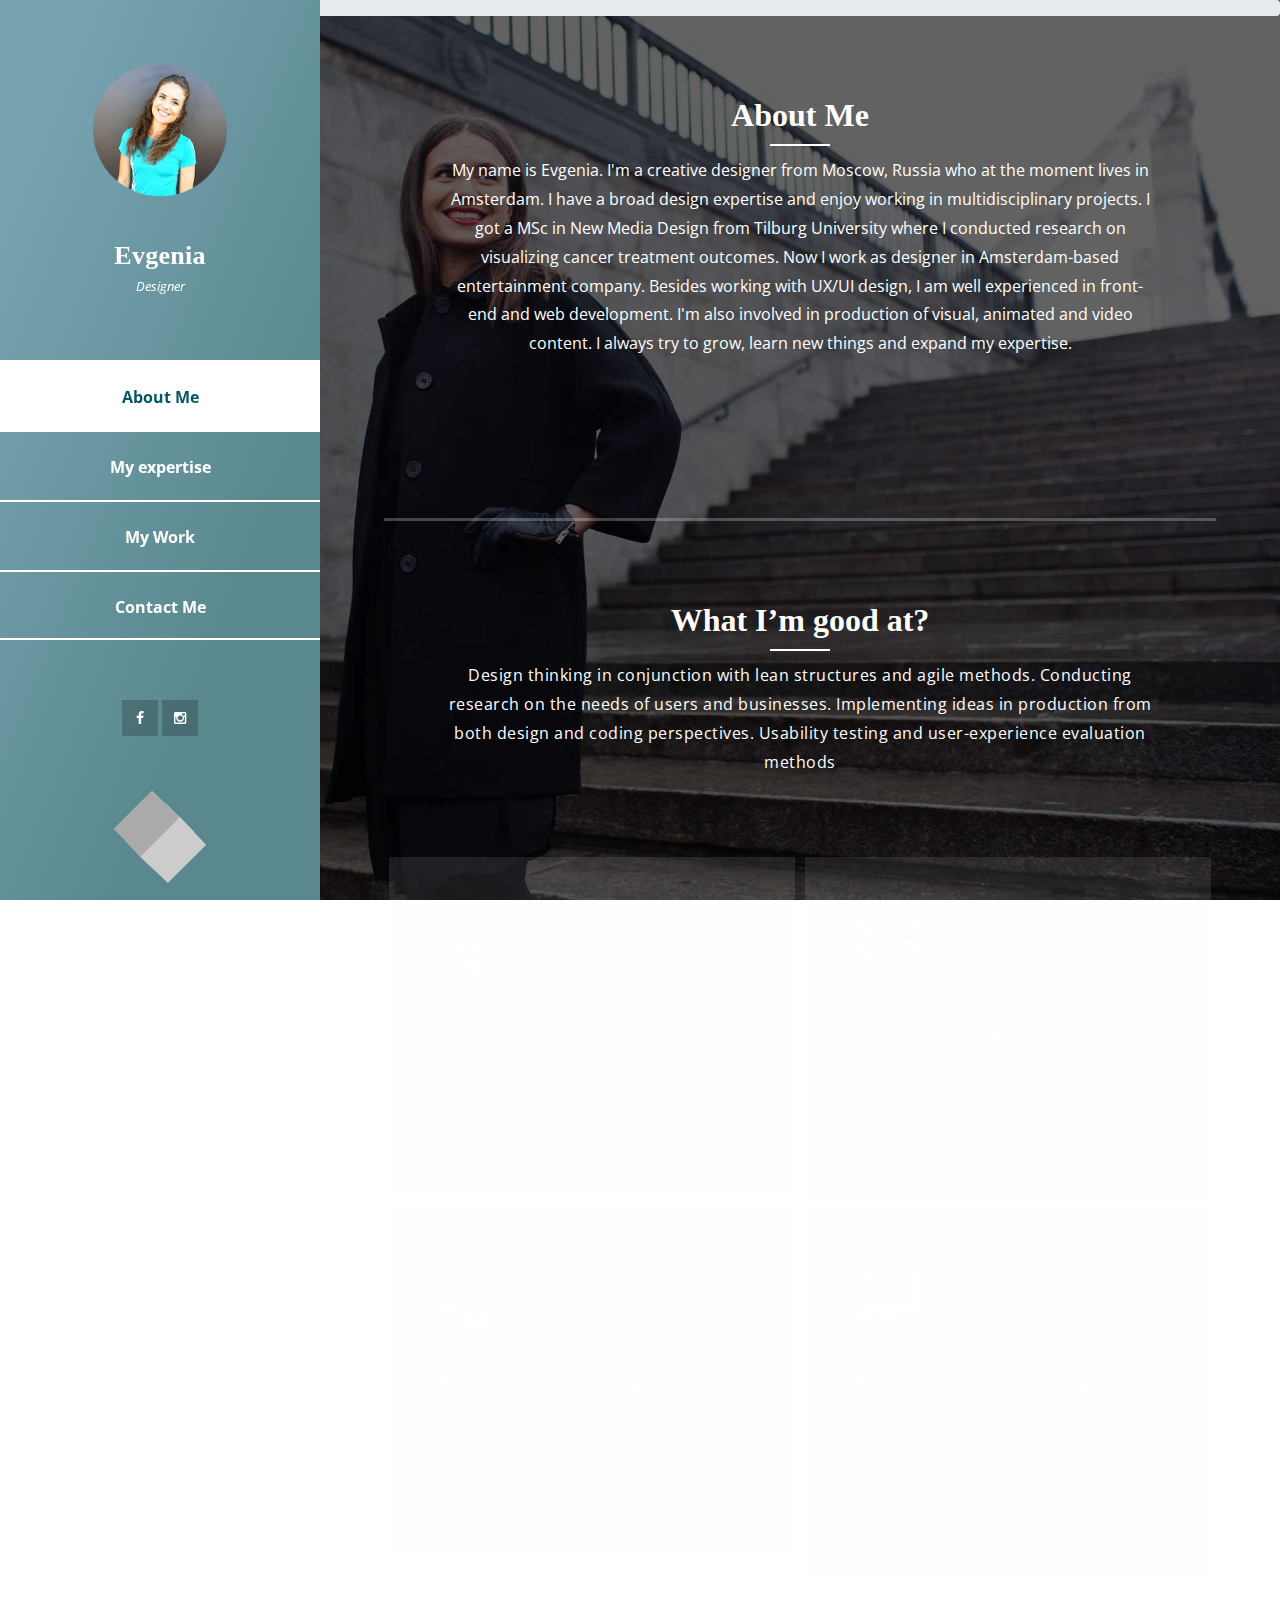
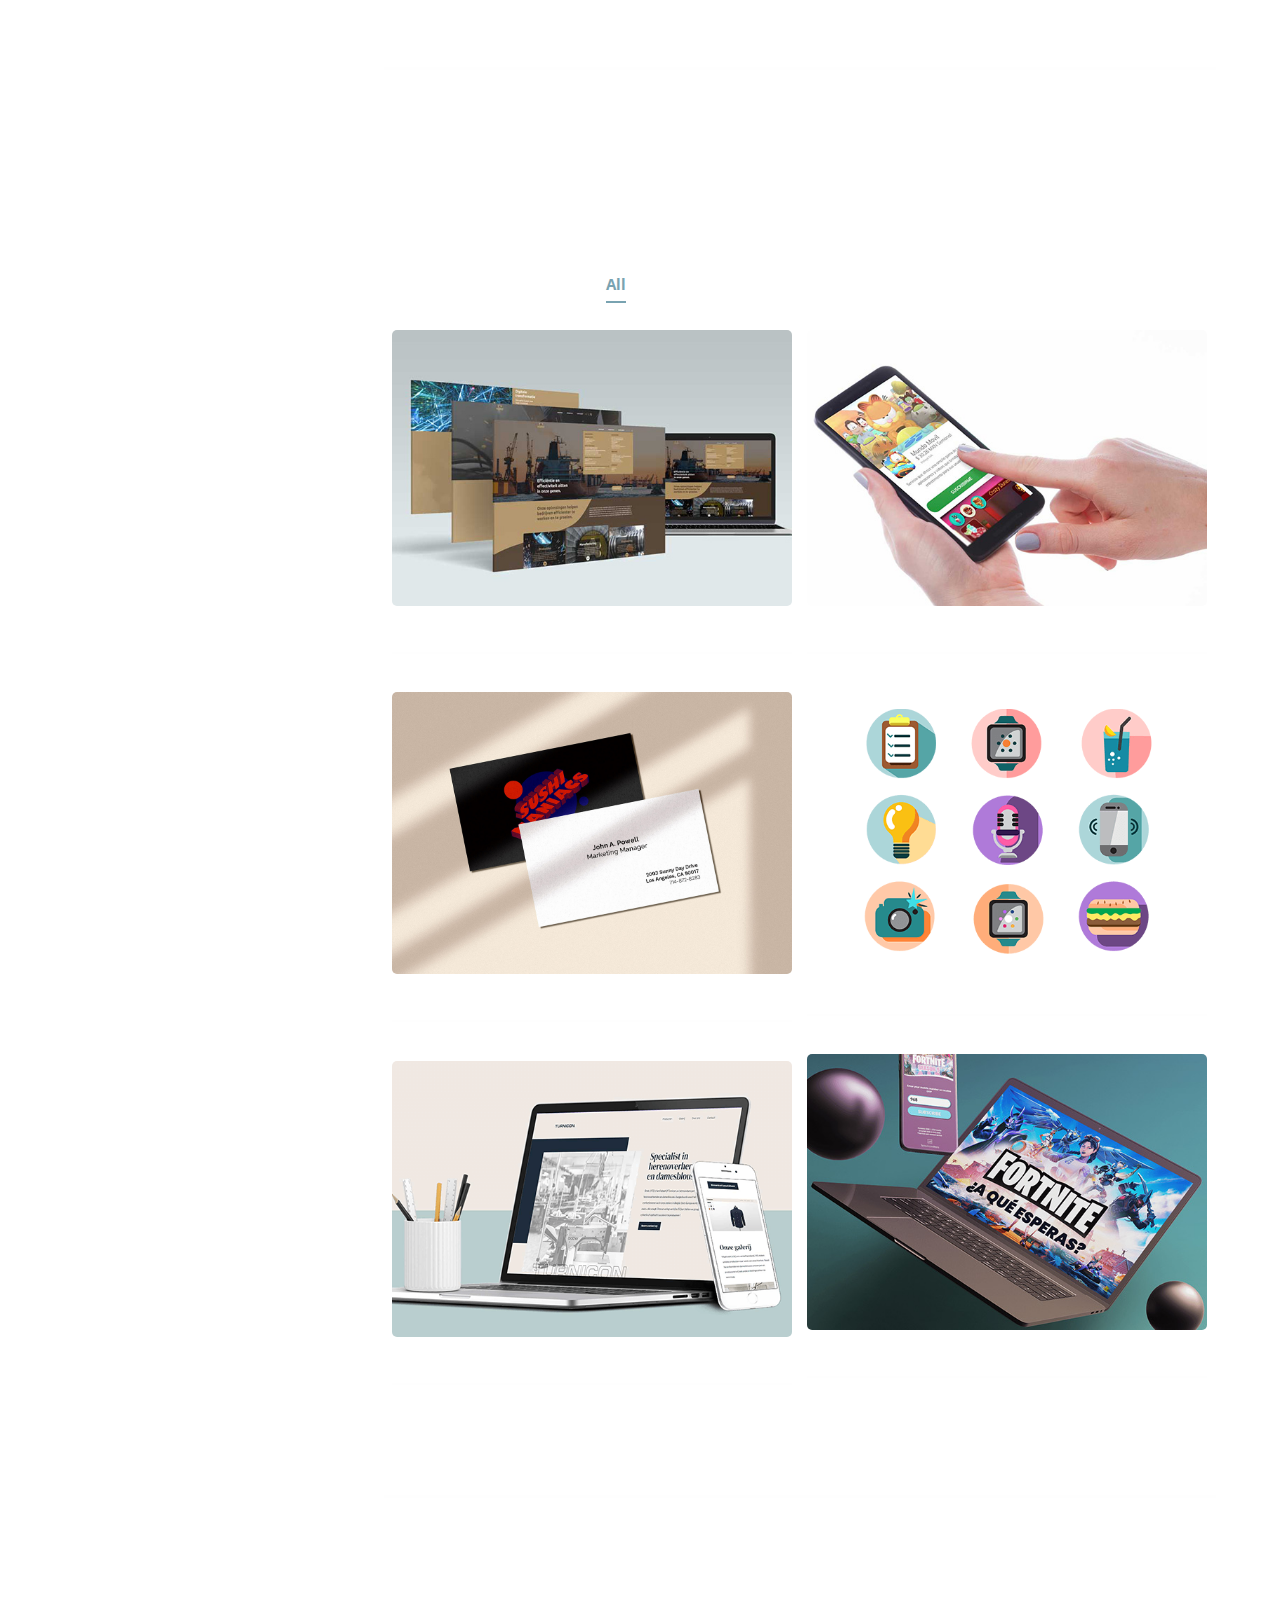
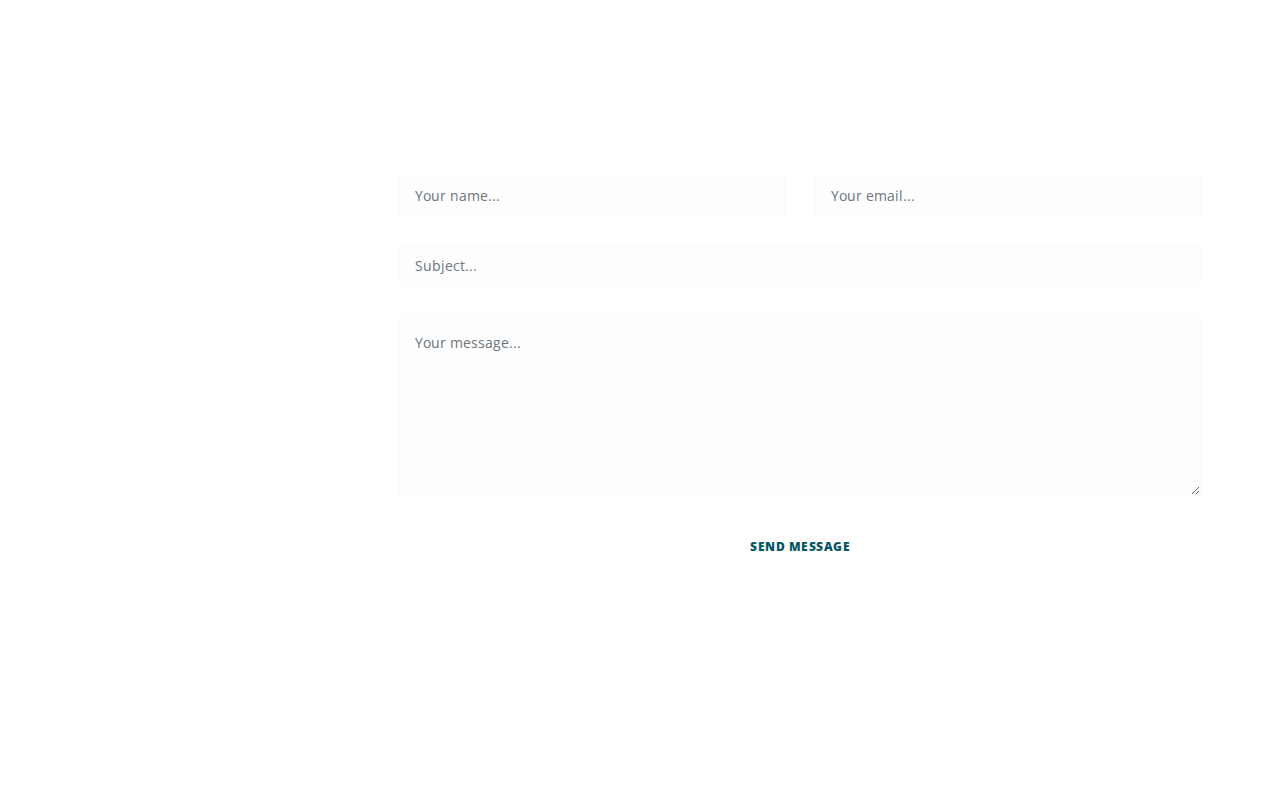
<file: index.html>
<!DOCTYPE html>
<html lang="en">
  <head>
    <meta charset="utf-8" />
    <meta
      name="viewport"
      content="width=device-width, initial-scale=1, shrink-to-fit=no"
    />
    <meta name="description" content="" />
    <meta name="author" content="" />
    <link
      href="https://fonts.googleapis.com/css?family=Lato:100,300,400,700,900"
      rel="stylesheet"
    />

    <title>Evgenia</title>

    <!-- Bootstrap core CSS -->
    <link href="vendor/bootstrap/css/bootstrap.min.css" rel="stylesheet" />

    <!-- Additional CSS Files -->
    <link rel="stylesheet" href="assets/css/fontawesome.css" />
    <link rel="stylesheet" href="assets/css/style.css" />
    <link rel="stylesheet" href="assets/css/owl.css" />
    <link rel="stylesheet" href="assets/css/lightbox.css" />
  </head>

  <body>
    <div id="page-wraper">
      <!-- Sidebar Menu -->
      <div class="progress"></div>


      <div class="responsive-nav">
        <i class="fa fa-bars" id="menu-toggle"></i>
        <div id="menu" class="menu">
          <i class="fa fa-times" id="menu-close"></i>
          <div class="container">
            <div class="cube-wrap">
              <div class="cube">
                <div class="side top"></div>
                <div class="side bottom"></div>
                <div class="side front"></div>
                <div class="side back"></div>
                <div class="side left"></div>
                <div class="side right"></div>
              </div>
            </div>
            <div class="image">
              <a href="#"><img src="assets/images/evgenia-image.png" alt="" /></a>
            </div>
            <div class="author-content">
              <h4>Evgenia</h4>
              <span>Designer</span>
            </div>
            <nav class="main-nav" role="navigation">
              <ul class="main-menu">
                <li><a href="#section1">About Me</a></li>
                <li><a href="#section2">My expertise</a></li>
                <li><a href="#section3">My Work</a></li>
                <li><a href="#section4">Contact Me</a></li>
              </ul>
            </nav>
            <div class="social-network">
              <ul class="soial-icons">
                <li>
                  <a href="https://www.facebook.com/evgenia.selivanova"
                    ><i class="fa fa-facebook"></i
                  ></a>
                </li>
                <li>
                  <a href="https://www.instagram.com/sevgenija/"><i class="fa fa-instagram"></i></a>
                </li>
      
              </ul>
            </div>
          </div>
        </div>
      </div>

      <section class="section about-me" data-section="section1">
        <div class="container">
          <div class="section-heading">
            <h2>About Me</h2>
            <div class="line-dec"></div>
            <div class="about-text"
              >My name is Evgenia. I'm a creative designer from Moscow, Russia who at the moment lives in Amsterdam. I have a broad design expertise and enjoy working in multidisciplinary projects.
              I got a MSc in New Media Design from Tilburg University where I conducted research on visualizing cancer treatment outcomes.
              Now I work as designer in Amsterdam-based entertainment company. Besides working with UX/UI design, I am well experienced
              in front-end and web development. I'm also involved in production of visual, animated and video content. I always try to grow, learn new things and expand my
            expertise.</div>
          </div>
        </div>
      </section>

      <section class="section my-services" data-section="section2">
        <div class="container">
          <div class="section-heading">
            <h2>What I’m good at?</h2>
            <div class="line-dec"></div>
            <span
              > Design thinking in conjunction with lean structures and agile methods.
              Conducting research on the needs of users and businesses. Implementing ideas in production from both design and coding perspectives. Usability testing and user-experience evaluation methods</span
            >
          </div>
          <div class="row">
            <div class="col-md-6">
              <div class="service-item">
                <div class="first-service-icon service-icon"></div>
                <h4>Creative ideas</h4>
                <p>
                  Generating original ideas for digital products and bringing them to production.
                </p>
              </div>
            </div>
            <div class="col-md-6">
              <div class="service-item">
                <div class="second-service-icon service-icon"></div>
                <h4>Wireframing and prototyping</h4>
                <p>
                  Creating low and high fidelity prototypes.
                </p>
              </div>
            </div>
            <div class="col-md-6">
              <div class="service-item">
                <div class="third-service-icon service-icon"></div>
                <h4>Design for desktop and mobile.</h4>
                <p>
                  Consider most common device sizes to minimize usability issues.
                </p>
              </div>
            </div>
            <div class="col-md-6">
              <div class="service-item">
                <div class="fourth-service-icon service-icon"></div>
                <h4>Front-end development skills</h4>
                <p>
                  Working with HTML5, CSS3, JS &amp; JQuery to implement design ideas and script web products.
                </p>
              </div>
            </div>
          </div>
        </div>
      </section>

      <section class="section my-work" data-section="section3">
        <div class="container">
          <div class="section-heading">
            <h2>My Work</h2>
            <div class="line-dec"></div>
          </div>
          <div class="row">
            <div class="isotope-wrapper">
              <form class="isotope-toolbar">
                <label
                  ><input
                    type="radio"
                    data-type="*"
                    checked=""
                    name="isotope-filter"
                  />
                  <span>all</span></label
                >
                <label
                  ><input
                    type="radio"
                    data-type="people"
                    name="isotope-filter"
                  />
                  <span>web</span></label
                >
                <label
                  ><input
                    type="radio"
                    data-type="nature"
                    name="isotope-filter"
                  />
                  <span>marketing materals</span></label
                >
                <label
                  ><input
                    type="radio"
                    data-type="animals"
                    name="isotope-filter"
                  />
                  <span>graphic design</span></label
                >
              </form>
              <div class="isotope-box">
                <div class="isotope-item" data-type="people">
                  <figure class="snip1321">
                    <img
                      src="assets/images/item-1.jpg"
                      alt="sq-sample26"
                    />
                    <figcaption>
                      <a
                        href="portfolio-01.html"
                        ><i class="fa fa-search"></i
                      ></a>
                      <h4>Web page</h4>
                      <span>For IT Consultancy</span>
                    </figcaption>
                  </figure>
                </div>

                <div class="isotope-item" data-type="people">
                  <figure class="snip1321">
                    <img
                      src="assets/images/item-2.jpg"
                      alt="sq-sample26"
                    />
                    <figcaption>
                      <a
                        href="portfolio-02.html"
                        ><i class="fa fa-search"></i
                      ></a>
                      <h4>Entertainment portal</h4>
                      <span>Games and other products</span>
                    </figcaption>
                  </figure>
                </div>

                <div class="isotope-item" data-type="animals">
                  <figure class="snip1321">
                    <img
                      src="assets/images/cards-logo.jpg"
                      alt="sq-sample26"
                    />
                    <figcaption>
                      <a
                        href="portfolio-05.html"
                        ><i class="fa fa-search"></i
                      ></a>
                      <h4>Identity and branding</h4>
                      <span>Graphic design for brands</span>
                    </figcaption>
                  </figure>
                </div>

                <div class="isotope-item" data-type="animals">
                  <figure class="snip1321">
                    <img
                      src="assets/images/icon-set.png"
                      alt="sq-sample26"
                    />
                    <figcaption>
                      <a
                        href="portfolio-07.html"
                        ><i class="fa fa-search"></i
                      ></a>
                      <h4>Graphic design assets</h4>
                      <span>Various projects</span>
                    </figcaption>
                  </figure>
                </div>


                <div class="isotope-item" data-type="nature">
                  <figure class="snip1321">
                    <img
                      src="assets/images/item-3.jpg"
                      alt="sq-sample26"
                    />
                    <figcaption>
                      <a
                        href="portfolio-06.html"
                        ><i class="fa fa-search"></i
                      ></a>
                      <h4>Digital marketing materials</h4>
                      <span>Design for content portal</span>
                    </figcaption>
                  </figure>
                </div>

                <div class="isotope-item" data-type="people">
                  <figure class="snip1321">
                    <img
                      src="assets/images/turnicon-2.png"
                      alt="sq-sample26"
                    />
                    <figcaption>
                      <a
                        href="portfolio-04.html"
                        ><i class="fa fa-search"></i
                      ></a>
                      <h4>Web page</h4>
                      <span>For fashion studio</span>
                    </figcaption>
                  </figure>
                </div>


              </div>
            </div>
          </div>
        </div>
      </section>

      <section class="section contact-me" data-section="section4">
        <div class="container">
          <div class="section-heading">
            <h2>Contact Me</h2>
            <div class="line-dec"></div>
            <span
              >If you have a project to be done or any collaboration in mind, or just have something to say, please drop me a line using the form below.
              I am happy to hear from you!</span
            >
          </div>
          <div class="row">
            <div class="right-content">
              <div class="container">
                <form id="contact" action="mailto:sevgenija@gmail.com" method="post" enctype="text/plain">
                  <div class="row">
                    <div class="col-md-6">
                      <fieldset>
                        <input
                          name="name"
                          type="text"
                          class="form-control"
                          id="name"
                          placeholder="Your name..."
                          required=""
                        />
                      </fieldset>
                    </div>
                    <div class="col-md-6">
                      <fieldset>
                        <input
                          name="email"
                          type="text"
                          class="form-control"
                          id="email"
                          placeholder="Your email..."
                          required=""
                        />
                      </fieldset>
                    </div>
                    <div class="col-md-12">
                      <fieldset>
                        <input
                          name="subject"
                          type="text"
                          class="form-control"
                          id="subject"
                          placeholder="Subject..."
                          required=""
                        />
                      </fieldset>
                    </div>
                    <div class="col-md-12">
                      <fieldset>
                        <textarea
                          name="message"
                          rows="6"
                          class="form-control"
                          id="message"
                          placeholder="Your message..."
                          required=""
                        ></textarea>
                      </fieldset>
                    </div>
                    <div class="col-md-12">
                      <fieldset>
                        <button type="submit" id="form-submit" class="button">
                          Send Message
                        </button>
                      </fieldset>
                    </div>
                  </div>
                </form>
              </div>
            </div>
          </div>
        </div>
      </section>
    </div>

    <!-- Scripts -->
    <!-- Bootstrap core JavaScript -->
    <script src="vendor/jquery/jquery.min.js"></script>
    <script src="vendor/bootstrap/js/bootstrap.bundle.min.js"></script>

    <script src="assets/js/isotope.min.js"></script>
    <script src="assets/js/owl-carousel.js"></script>
    <script src="assets/js/lightbox.js"></script>
    <script src="assets/js/custom.js"></script>
    <script>
      //according to loftblog tut
      $(".main-menu li:first").addClass("active");

      var showSection = function showSection(section, isAnimate) {
        var direction = section.replace(/#/, ""),
          reqSection = $(".section").filter(
            '[data-section="' + direction + '"]'
          ),
          reqSectionPos = reqSection.offset().top - 0;

        if (isAnimate) {
          $("body, html").animate(
            {
              scrollTop: reqSectionPos
            },
            800
          );
        } else {
          $("body, html").scrollTop(reqSectionPos);
        }
      };

      var checkSection = function checkSection() {
        $(".section").each(function() {
          var $this = $(this),
            topEdge = $this.offset().top - 80,
            bottomEdge = topEdge + $this.height(),
            wScroll = $(window).scrollTop();
          if (topEdge < wScroll && bottomEdge > wScroll) {
            var currentId = $this.data("section"),
              reqLink = $("a").filter("[href*=\\#" + currentId + "]");
            reqLink
              .closest("li")
              .addClass("active")
              .siblings()
              .removeClass("active");
          }
        });
      };

      $(".main-menu").on("click", "a", function(e) {
        e.preventDefault();
        showSection($(this).attr("href"), true);
      });

      $(window).scroll(function() {
        checkSection();
      });
    </script>
  </body>
</html>
</file>
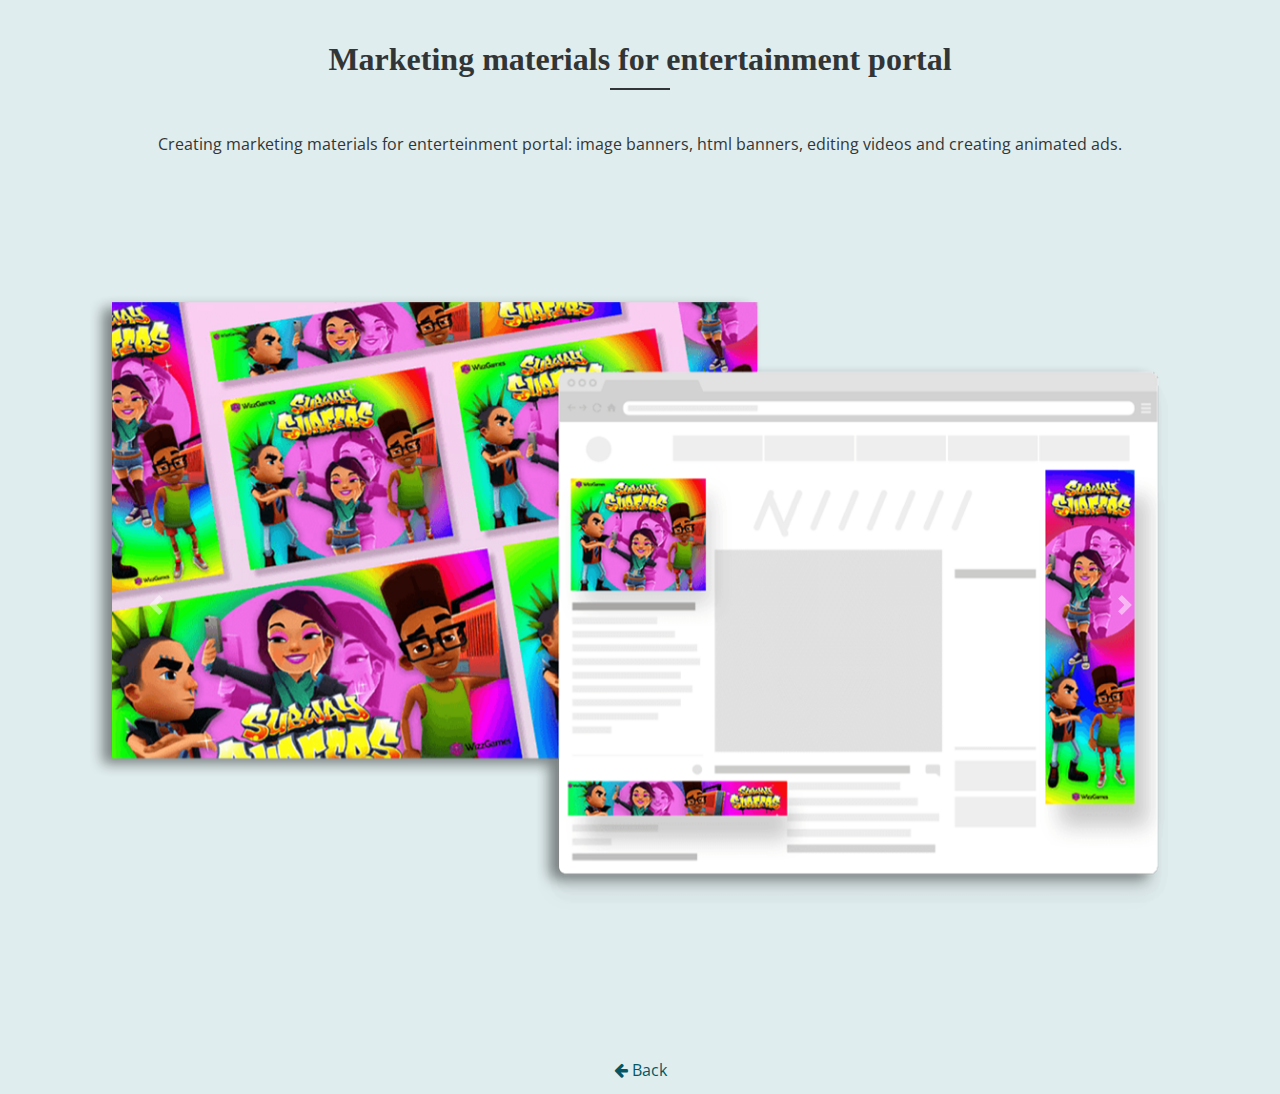
<file: portfolio-03.html>
<!DOCTYPE html>
<html lang="en">
  <head>
    <meta charset="utf-8" />
    <meta
      name="viewport"
      content="width=device-width, initial-scale=1, shrink-to-fit=no"
    />
    <meta name="description" content="" />
    <meta name="author" content="" />
    <link
      href="https://fonts.googleapis.com/css?family=Lato:100,300,400,700,900"
      rel="stylesheet"
    />

    <title>Evgenia</title>

    <!-- Bootstrap core CSS -->
    <link href="vendor/bootstrap/css/bootstrap.min.css" rel="stylesheet" />

    <!-- Additional CSS Files -->
    <link rel="stylesheet" href="assets/css/fontawesome.css" />
    <link rel="stylesheet" href="assets/css/style.css" />
    <link rel="stylesheet" href="assets/css/owl.css" />
    <link rel="stylesheet" href="assets/css/lightbox.css" />
  </head>

  <body class="portfolio-body">
    <div id="portfolio">

      <section class="portfolio" data-section="section1">
        <div class="container">
          <div class="section-heading portfolio-heading">
            <h2>Marketing materials for entertainment portal</h2>
            <div class="line-dec portfolio"></div>
            <div class="portfolio-text"
              >Creating marketing materials for enterteinment portal: image banners, html banners, editing videos and creating animated ads.</div>




      <div class="row">
            <div id="carouselExampleControls" class="carousel slide" data-ride="carousel">
              <div class="carousel-inner">
                <div class="carousel-item active">
                  <img class="d-block w-100" src="assets/images/subway-surfers.png" alt="First slide">
                </div>

                <div class="carousel-item">
                  <img class="d-block w-100" src="assets/images/banners-1.png" alt="Second slide">
                </div>
                <div class="carousel-item">
                  <img class="d-block w-100" src="assets/images/banners-2.png" alt="Third slide">
                </div>
              </div>
              <a class="carousel-control-prev" href="#carouselExampleControls" role="button" data-slide="prev">
                <span class="carousel-control-prev-icon" aria-hidden="true"></span>
                <span class="sr-only">Previous</span>
              </a>
              <a class="carousel-control-next" href="#carouselExampleControls" role="button" data-slide="next">
                <span class="carousel-control-next-icon" aria-hidden="true"></span>
                <span class="sr-only">Next</span>
              </a>
            </div>
      </div>

     </div>
      </section>


      </section>
    </div>
    <div class="row">
      <a href="index.html" class="back-link"><i class="fa fa-arrow-left"></i> Back</a>
    </div>
    <!-- Scripts -->
    <!-- Bootstrap core JavaScript -->
    <script src="vendor/jquery/jquery.min.js"></script>
    <script src="vendor/bootstrap/js/bootstrap.bundle.min.js"></script>

    <script src="assets/js/isotope.min.js"></script>
    <script src="assets/js/owl-carousel.js"></script>
    <script src="assets/js/lightbox.js"></script>
    <script src="assets/js/custom.js"></script>
    <script>
      //according to loftblog tut
      $(".main-menu li:nth-of-type(3n)").addClass("active");

      var showSection = function showSection(section, isAnimate) {
        var direction = section.replace(/#/, ""),
          reqSection = $(".section").filter(
            '[data-section="' + direction + '"]'
          ),
          reqSectionPos = reqSection.offset().top - 0;

        if (isAnimate) {
          $("body, html").animate(
            {
              scrollTop: reqSectionPos
            },
            800
          );
        } else {
          $("body, html").scrollTop(reqSectionPos);
        }
      };

      var checkSection = function checkSection() {
        $(".section").each(function() {
          var $this = $(this),
            topEdge = $this.offset().top - 80,
            bottomEdge = topEdge + $this.height(),
            wScroll = $(window).scrollTop();
          if (topEdge < wScroll && bottomEdge > wScroll) {
            var currentId = $this.data("section"),
              reqLink = $("a").filter("[href*=\\#" + currentId + "]");
            reqLink
              .closest("li")
              .addClass("active")
              .siblings()
              .removeClass("active");
          }
        });
      };

      $(".main-menu").on("click", "a", function(e) {
        e.preventDefault();
        showSection($(this).attr("href"), true);
      });

      $(window).scroll(function() {
        checkSection();
      });
    </script>
  </body>
</html>
</file>
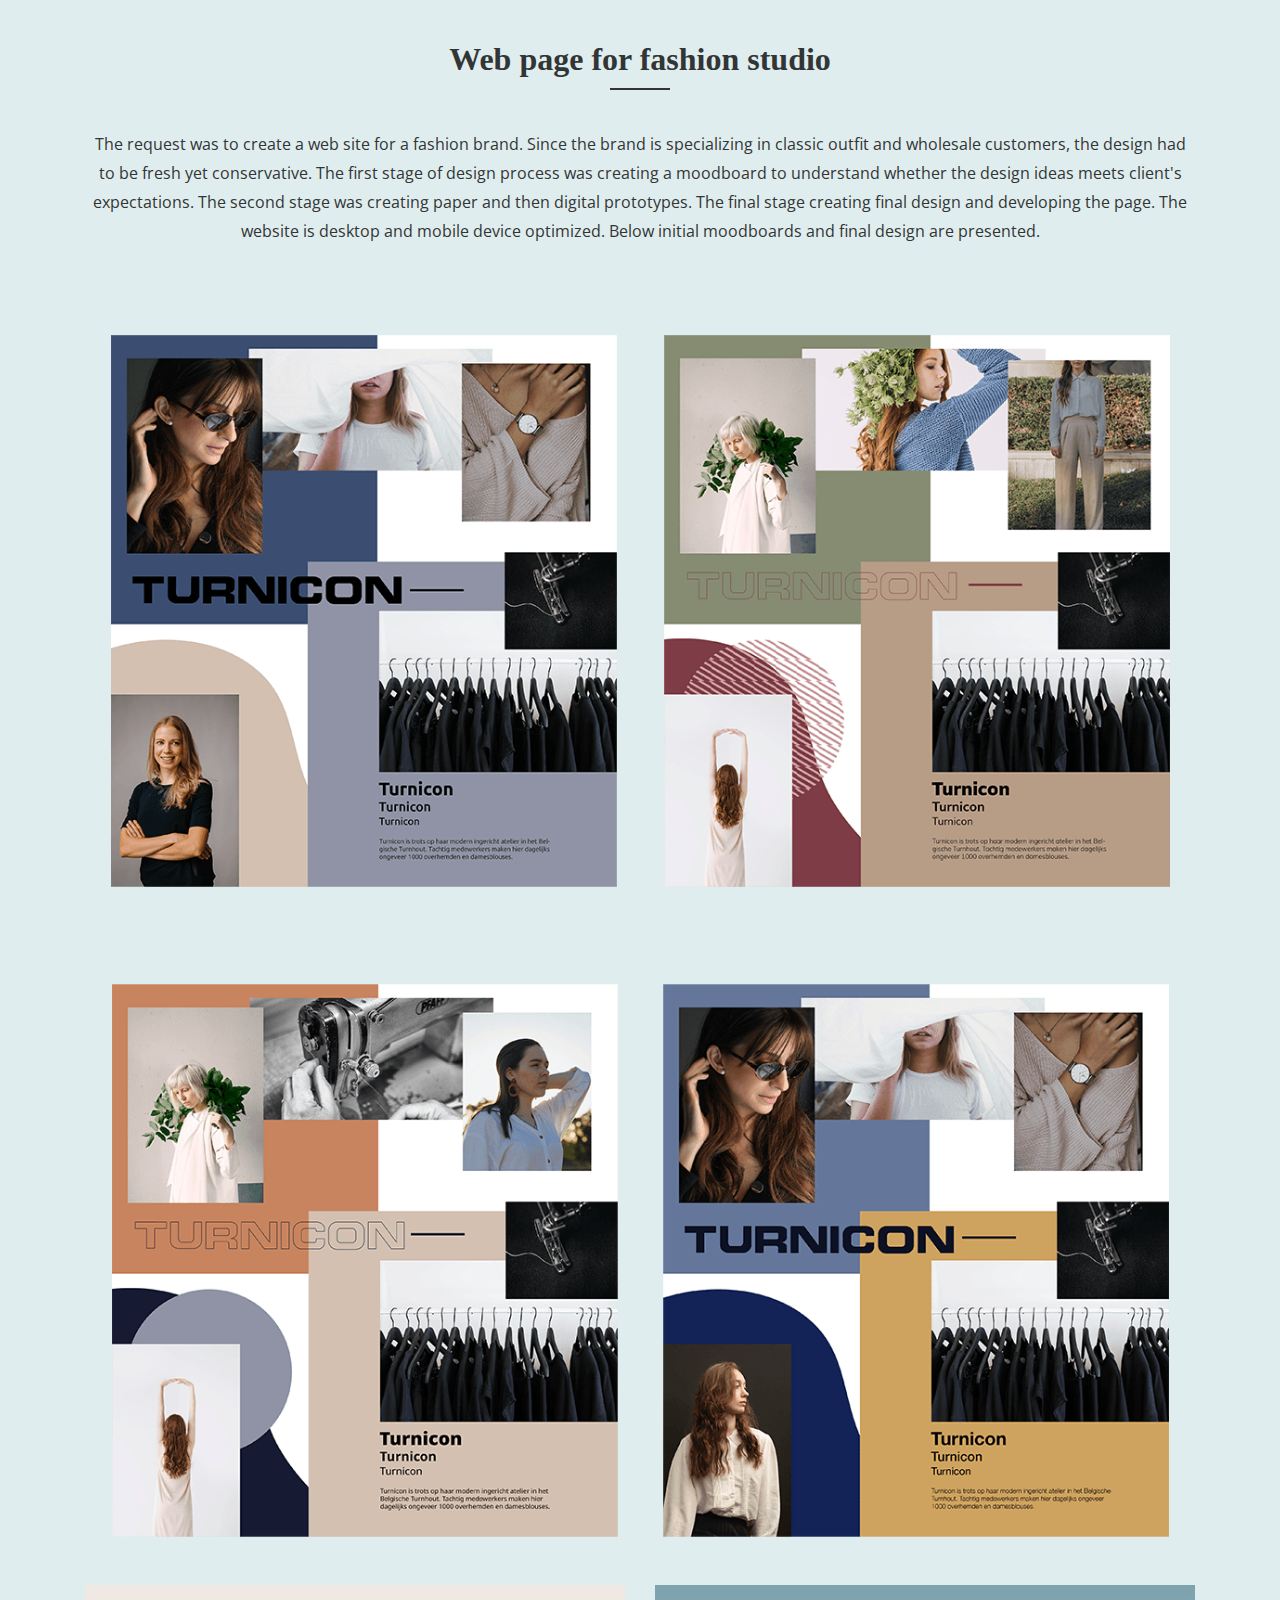
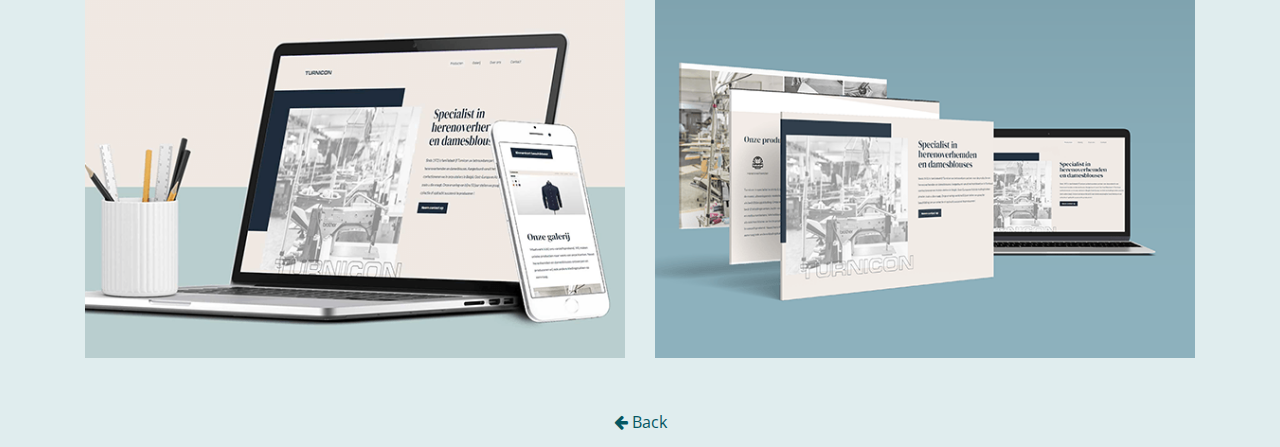
<file: portfolio-04.html>
<!DOCTYPE html>
<html lang="en">
  <head>
    <meta charset="utf-8" />
    <meta
      name="viewport"
      content="width=device-width, initial-scale=1, shrink-to-fit=no"
    />
    <meta name="description" content="" />
    <meta name="author" content="" />
    <link
      href="https://fonts.googleapis.com/css?family=Lato:100,300,400,700,900"
      rel="stylesheet"
    />

    <title>Evgenia</title>

    <!-- Bootstrap core CSS -->
    <link href="vendor/bootstrap/css/bootstrap.min.css" rel="stylesheet" />

    <!-- Additional CSS Files -->
    <link rel="stylesheet" href="assets/css/fontawesome.css" />
    <link rel="stylesheet" href="assets/css/style.css" />
    <link rel="stylesheet" href="assets/css/owl.css" />
    <link rel="stylesheet" href="assets/css/lightbox.css" />
  </head>

  <body  class="portfolio-body">
    <div id="portfolio">

      <section class="portfolio" data-section="section1">
        <div class="container">
          <div class="section-heading portfolio-heading">
            <h2>Web page for fashion studio</h2>
            <div class="line-dec portfolio"></div>
            <div class="portfolio-text"
              >The request was to create a web site for a fashion brand. Since the brand is specializing in classic outfit and wholesale customers, the design had to be fresh yet conservative. The first stage of
            design process was creating a moodboard to understand whether the design ideas meets client's expectations. The second stage was creating paper and then digital prototypes. The final stage
          creating final design and developing the page. The website is desktop and mobile device optimized. Below initial moodboards and final design are presented. </div>



<div class="row">
            <img class= "col-lg-12 col-ms-12 col-xs-6"src="assets/images/turnicon-moodboard-1.png" alt="sq-sample26"/>
            <img class= "col-lg-12 col-ms-12 col-xs-6"src="assets/images/turnicon-moodboard-2.png" alt="sq-sample26"/>
            <img class= "col-lg-6 col-ms-6 col-xs-12"src="assets/images/turnicon-2.png" alt="sq-sample26"/>
            <img class= "col-lg-6 col-ms-6 col-xs-12"src="assets/images/turnicon-3.png" alt="sq-sample26"/>
</div>

     </div>
      </section>


      </section>
    </div>

    <div class="row">
      <a href="index.html" class="back-link"><i class="fa fa-arrow-left"></i> Back</a>
    </div>

    <!-- Scripts -->
    <!-- Bootstrap core JavaScript -->
    <script src="vendor/jquery/jquery.min.js"></script>
    <script src="vendor/bootstrap/js/bootstrap.bundle.min.js"></script>

    <script src="assets/js/isotope.min.js"></script>
    <script src="assets/js/owl-carousel.js"></script>
    <script src="assets/js/lightbox.js"></script>
    <script src="assets/js/custom.js"></script>
    <script>
      //according to loftblog tut
      $(".main-menu li:nth-of-type(3n)").addClass("active");

      var showSection = function showSection(section, isAnimate) {
        var direction = section.replace(/#/, ""),
          reqSection = $(".section").filter(
            '[data-section="' + direction + '"]'
          ),
          reqSectionPos = reqSection.offset().top - 0;

        if (isAnimate) {
          $("body, html").animate(
            {
              scrollTop: reqSectionPos
            },
            800
          );
        } else {
          $("body, html").scrollTop(reqSectionPos);
        }
      };

      var checkSection = function checkSection() {
        $(".section").each(function() {
          var $this = $(this),
            topEdge = $this.offset().top - 80,
            bottomEdge = topEdge + $this.height(),
            wScroll = $(window).scrollTop();
          if (topEdge < wScroll && bottomEdge > wScroll) {
            var currentId = $this.data("section"),
              reqLink = $("a").filter("[href*=\\#" + currentId + "]");
            reqLink
              .closest("li")
              .addClass("active")
              .siblings()
              .removeClass("active");
          }
        });
      };

      $(".main-menu").on("click", "a", function(e) {
        e.preventDefault();
        showSection($(this).attr("href"), true);
      });

      $(window).scroll(function() {
        checkSection();
      });
    </script>
  </body>
</html>
</file>
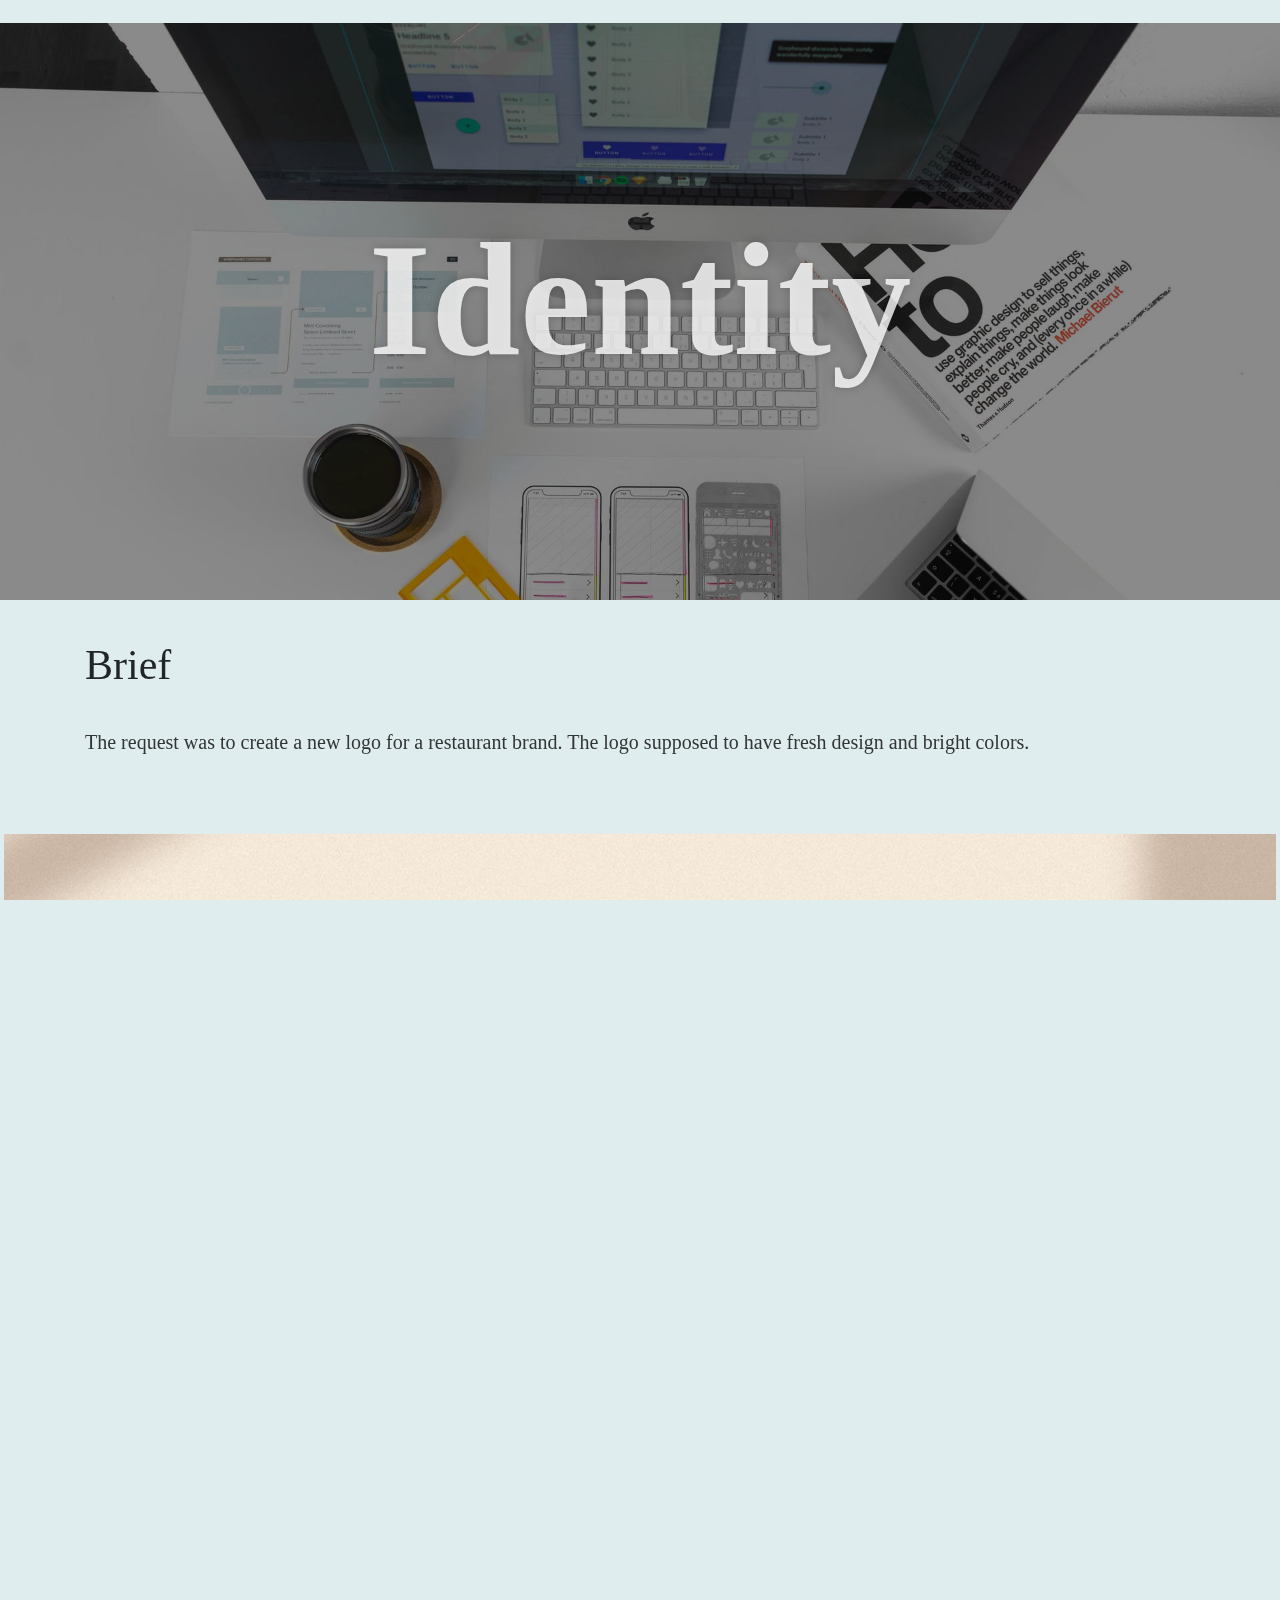
<file: portfolio-05.html>
<!DOCTYPE html>
<html lang="en">
  <head>
    <meta charset="utf-8" />
    <meta
      name="viewport"
      content="width=device-width, initial-scale=1, shrink-to-fit=no"
    />
    <meta name="description" content="" />
    <meta name="author" content="" />
    <link
      href="https://fonts.googleapis.com/css?family=Lato:100,300,400,700,900"
      rel="stylesheet"
    />

    <title>Evgenia</title>

    <!-- Bootstrap core CSS -->
    <link href="vendor/bootstrap/css/bootstrap.min.css" rel="stylesheet" />



    <!-- Additional CSS Files -->
    <link rel="stylesheet" href="assets/css/fontawesome.css" />
    <link rel="stylesheet" href="assets/css/style.css" />
    <link rel="stylesheet" href="assets/css/styles-page.css" />
    <link rel="stylesheet" href="assets/css/owl.css" />
    <link rel="stylesheet" href="assets/css/lightbox.css" />




  </head>

  <body class="portfolio-body">

    <section class="module parallax parallax-1">
        <div class="container text-center">
          <h1>Identity</h1>
        </div>
      </section>

      <section class="module content">
        <div class="container padding-enlarge">
          <h2 class="slide">Brief</h2>
          <p class="slide">The request was to create a new logo for a restaurant brand. The logo supposed to have fresh design and bright colors.</p>
        </div>
      </section>

      <section class="module parallax parallax-2">
      </section>

      <section class="module content">
        <div class="container padding-enlarge">
          <h2 class="slide">3D inspired</h2>
          <p class="slide">Initial request was to create 3D inspired logo.</p>
        </div>
      </section>

      <section class="module parallax parallax-3">
      </section>

      <section class="module content">
        <div class="container padding-enlarge">
          <h2 class="slide">Flat design</h2>
          <p class="slide">However, I provided different options, with flat design logo as well.</p>
        </div>
      </section>

      <section class="module parallax parallax-4">
      </section>

      <section class="module content">
        <div class="container padding-enlarge">
          <h2 class="slide">Desicion</h2>
          <p class="slide">The preference was given to the blue one.</p>
        </div>
      </section>


      <section class="module parallax parallax-5">
    </section>

    <section class="module content">
    </section>


    <div class="row">
      <a href="index.html" class="back-link"><i class="fa fa-arrow-left"></i> Back</a>
    </div>


    <!-- Scripts -->
    <!-- Bootstrap core JavaScript -->
    <script src="vendor/jquery/jquery.min.js"></script>
    <script src="vendor/bootstrap/js/bootstrap.bundle.min.js"></script>

    <script src="assets/js/isotope.min.js"></script>
    <script src="assets/js/owl-carousel.js"></script>
    <script src="assets/js/lightbox.js"></script>
    <script src="assets/js/custom.js"></script>
    <script>


    //  parallax


      var $animation_elements = $('.slide');
var $window = $(window);
function check_if_in_view() {
  var window_height = $window.height();
  var window_top_position = $window.scrollTop();
  var window_bottom_position = (window_top_position + window_height);
  $.each($animation_elements, function() {
    var $element = $(this);
    var element_height = $element.outerHeight();
    var element_top_position = $element.offset().top;
    var element_bottom_position = (element_top_position + element_height);
    if ((element_bottom_position >= window_top_position) &&
        (element_top_position <= window_bottom_position)) $element.addClass('hasSlid');
    else $element.removeClass('hasSlid');
  });
}
$window.on('scroll resize', check_if_in_view);
    </script>
  </body>
</html>
</file>
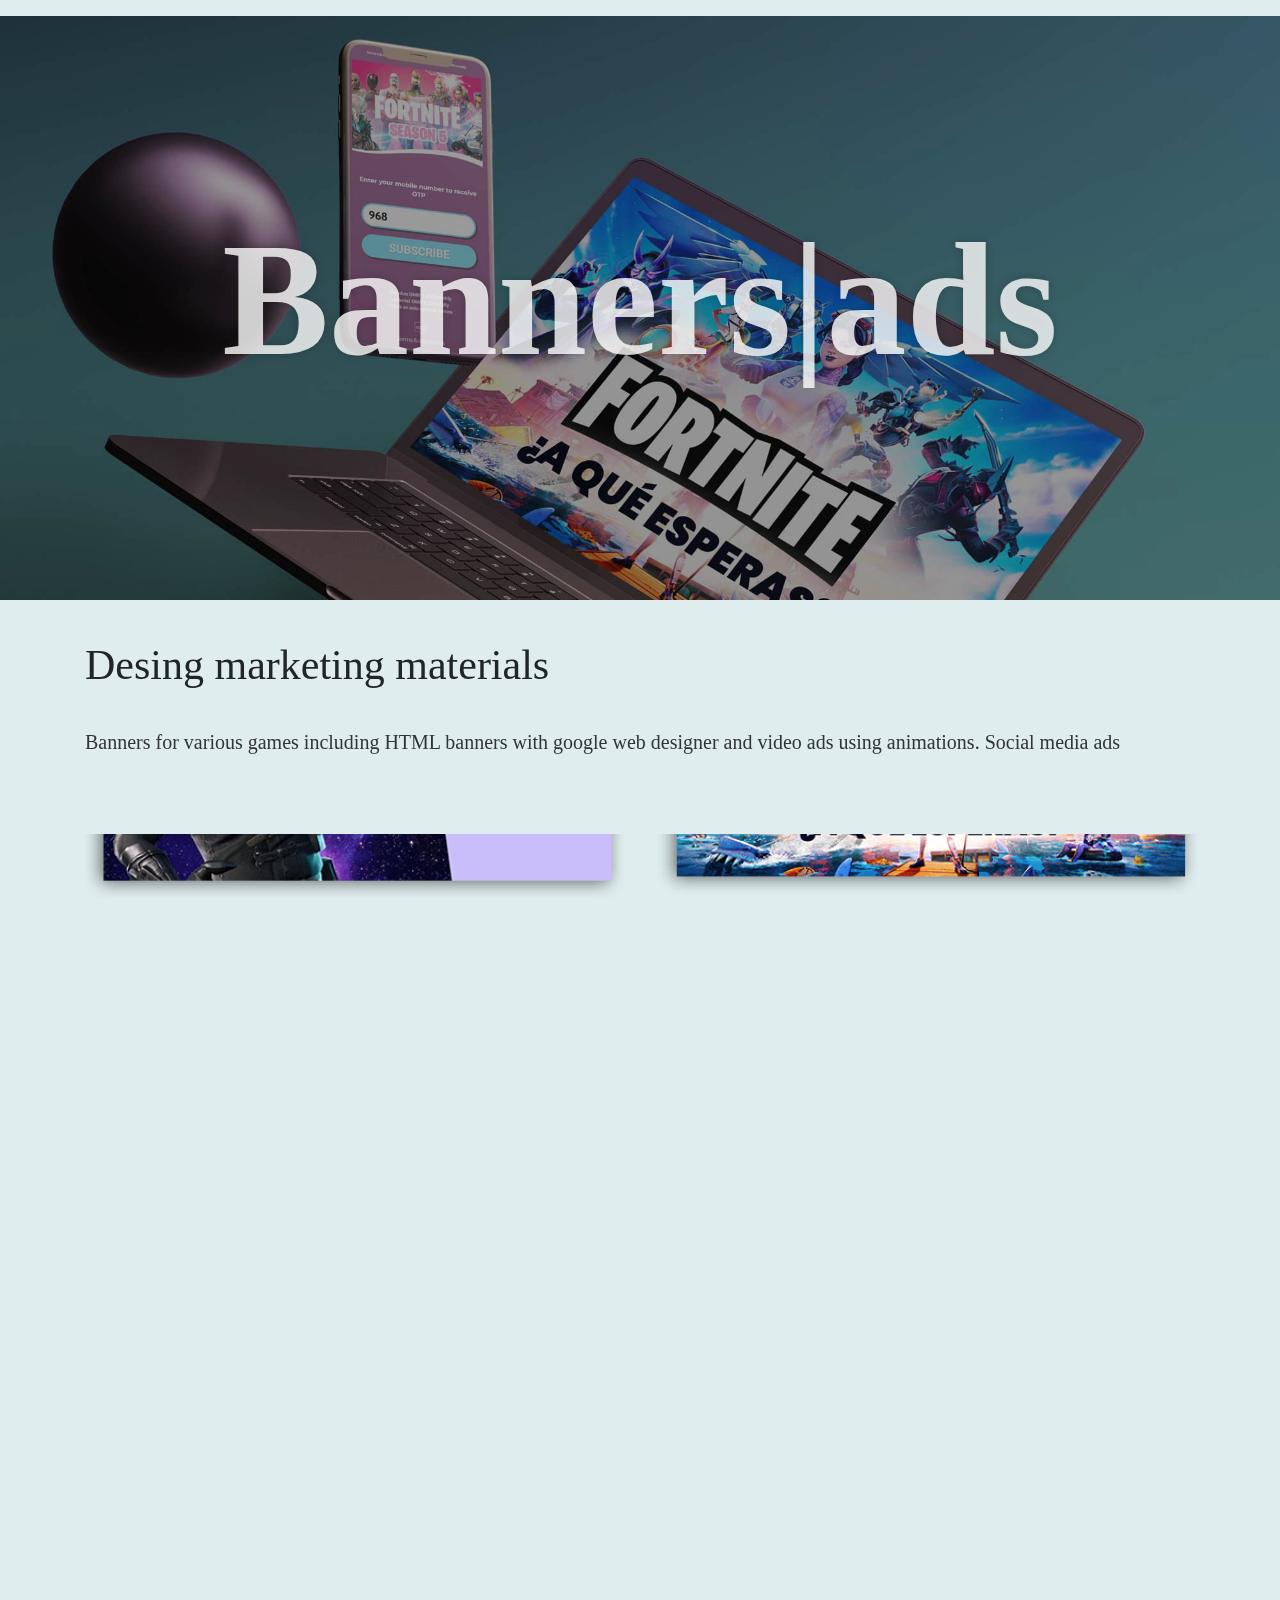
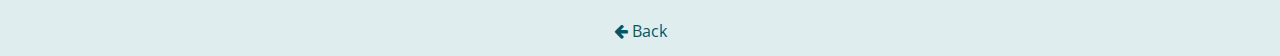
<file: portfolio-06.html>
<!DOCTYPE html>
<html lang="en">
  <head>
    <meta charset="utf-8" />
    <meta
      name="viewport"
      content="width=device-width, initial-scale=1, shrink-to-fit=no"
    />
    <meta name="description" content="" />
    <meta name="author" content="" />
    <link
      href="https://fonts.googleapis.com/css?family=Lato:100,300,400,700,900"
      rel="stylesheet"
    />

    <title>Evgenia</title>

    <!-- Bootstrap core CSS -->
    <link href="vendor/bootstrap/css/bootstrap.min.css" rel="stylesheet" />



    <!-- Additional CSS Files -->
    <link rel="stylesheet" href="assets/css/fontawesome.css" />
    <link rel="stylesheet" href="assets/css/style.css" />
    <link rel="stylesheet" href="assets/css/styles-page.css" />
    <link rel="stylesheet" href="assets/css/owl.css" />
    <link rel="stylesheet" href="assets/css/lightbox.css" />




  </head>

  <body class="portfolio-body">

    <section class="module parallax parallax-1-1">
        <div class="container text-center">
          <h1>Banners|ads</h1>
        </div>
      </section>

      <section class="module content">
        <div class="container padding-enlarge">
          <h2 class="slide">Desing marketing materials</h2>
          <p class="slide">Banners for various games including HTML banners with google web designer and video ads using animations. Social media ads</p>
        </div>
      </section>

      <section class="module parallax parallax-2-2">
      </section>

      <section class="module content">
        <div class="container padding-enlarge">
          <h2 class="slide">Fortnite banners</h2>
          <p class="slide">Fortnite banners for different platforms. When designing marketing materials, the main goal was combining cool design
            with well designed click to action. Design, which would attract users' attention.
          </p>
        </div>
      </section>

      <section class="module parallax parallax-3-3">
      </section>

      <section class="module content">
        <div class="container padding-enlarge">
          <h2 class="slide">Different regions and countries</h2>
          <p class="slide">Designing for multiregions, therefore different design requirements have been applied</p>
        </div>
      </section>

      <section class="module parallax parallax-4-4">
      </section>

      <section class="module content">
        <div class="container padding-enlarge">

        </div>

      </section>

      <div class="row">
        <a href="index.html" class="back-link"><i class="fa fa-arrow-left"></i> Back</a>
      </div>

      <!-- <section class="module parallax parallax-5">
    </section>

    <section class="module content">
    </section> -->





    <!-- Scripts -->
    <!-- Bootstrap core JavaScript -->
    <script src="vendor/jquery/jquery.min.js"></script>
    <script src="vendor/bootstrap/js/bootstrap.bundle.min.js"></script>

    <script src="assets/js/isotope.min.js"></script>
    <script src="assets/js/owl-carousel.js"></script>
    <script src="assets/js/lightbox.js"></script>
    <script src="assets/js/custom.js"></script>
    <script>


    //  parallax


      var $animation_elements = $('.slide');
var $window = $(window);
function check_if_in_view() {
  var window_height = $window.height();
  var window_top_position = $window.scrollTop();
  var window_bottom_position = (window_top_position + window_height);
  $.each($animation_elements, function() {
    var $element = $(this);
    var element_height = $element.outerHeight();
    var element_top_position = $element.offset().top;
    var element_bottom_position = (element_top_position + element_height);
    if ((element_bottom_position >= window_top_position) &&
        (element_top_position <= window_bottom_position)) $element.addClass('hasSlid');
    else $element.removeClass('hasSlid');
  });
}
$window.on('scroll resize', check_if_in_view);
    </script>
  </body>
</html>
</file>
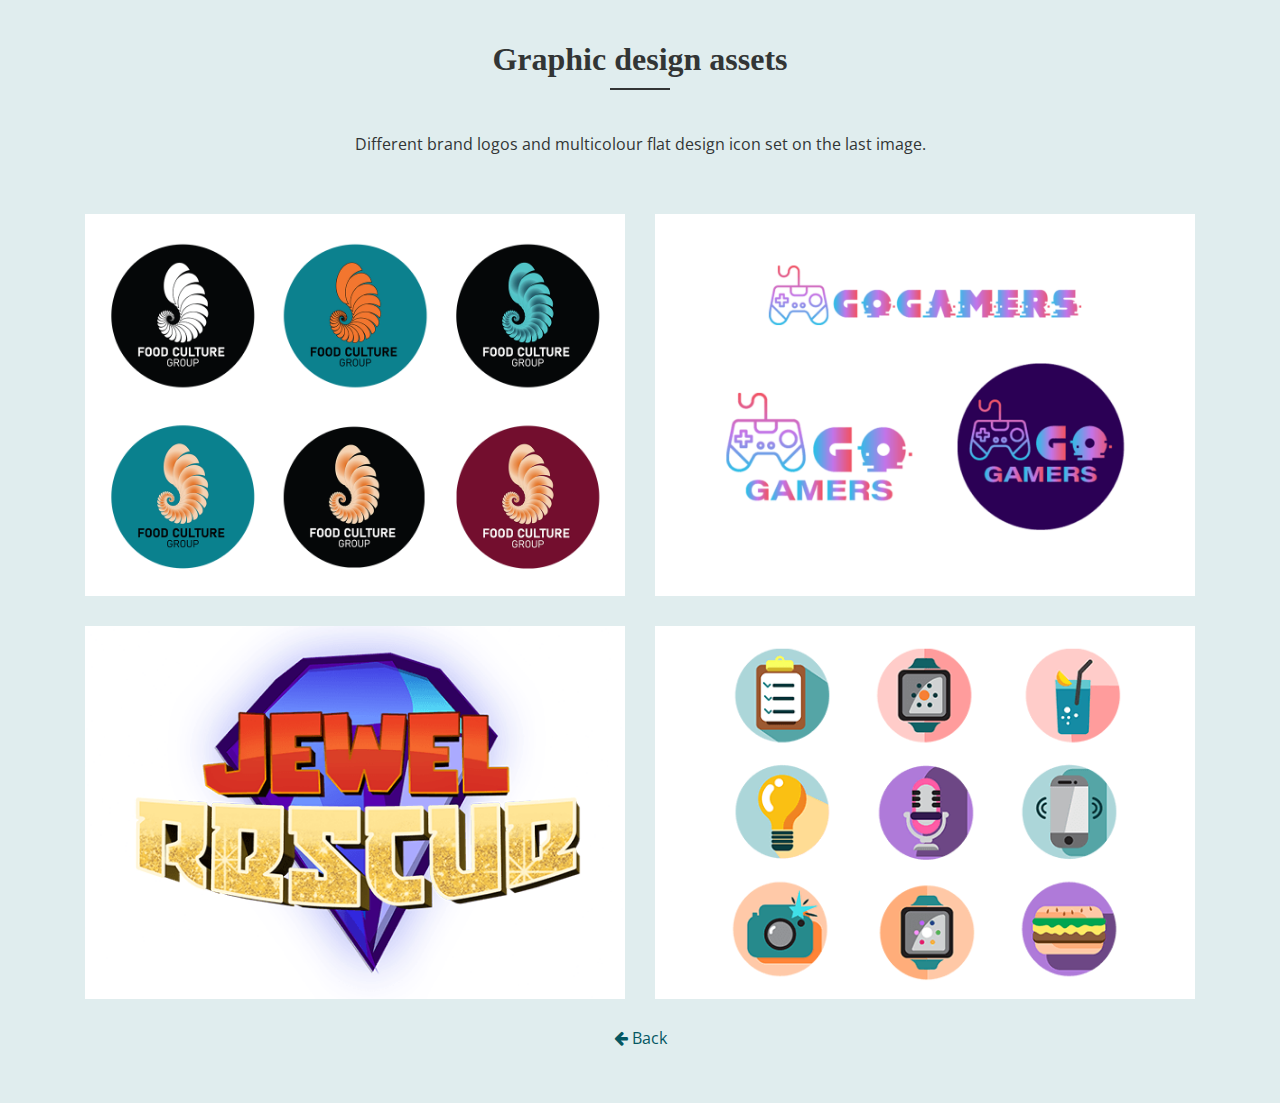
<file: portfolio-07.html>
<!DOCTYPE html>
<html lang="en">
  <head>
    <meta charset="utf-8" />
    <meta
      name="viewport"
      content="width=device-width, initial-scale=1, shrink-to-fit=no"
    />
    <meta name="description" content="" />
    <meta name="author" content="" />
    <link
      href="https://fonts.googleapis.com/css?family=Lato:100,300,400,700,900"
      rel="stylesheet"
    />

    <title>Evgenia</title>

    <!-- Bootstrap core CSS -->
    <link href="vendor/bootstrap/css/bootstrap.min.css" rel="stylesheet" />

    <!-- Additional CSS Files -->
    <link rel="stylesheet" href="assets/css/fontawesome.css" />
    <link rel="stylesheet" href="assets/css/style.css" />
    <link rel="stylesheet" href="assets/css/owl.css" />
    <link rel="stylesheet" href="assets/css/lightbox.css" />
  </head>

  <body  class="portfolio-body">
    <div id="portfolio">

      <section class="portfolio" data-section="section1">
        <div class="container">
          <div class="section-heading portfolio-heading">
            <h2>Graphic design assets</h2>
            <div class="line-dec portfolio"></div>
            <div class="portfolio-text"> Different brand logos and multicolour flat design icon set on the last image.</div>



<div class="row">
            <img class= "col-lg-6 col-ms-6 col-xs-12 other-asset"src="assets/images/logo-4.png" alt="sq-sample26"/>
            <img class= "col-lg-6 col-ms-6 col-xs-12 other-asset"src="assets/images/logo-3.png" alt="sq-sample26"/>
            <img class= "col-lg-6 col-ms-6 col-xs-12 other-asset"src="assets/images/jewel-rescue.png" alt="sq-sample26"/>
            <img class= "col-lg-6 col-ms-6 col-xs-12 other-asset"src="assets/images/icon-set.png" alt="sq-sample26"/>
</div>
<div class="row">
  <a href="index.html" class="back-link"><i class="fa fa-arrow-left"></i> Back</a>
</div>

     </div>
      </section>

      </section>
    </div>

    <!-- Scripts -->
    <!-- Bootstrap core JavaScript -->
    <script src="vendor/jquery/jquery.min.js"></script>
    <script src="vendor/bootstrap/js/bootstrap.bundle.min.js"></script>

    <script src="assets/js/isotope.min.js"></script>
    <script src="assets/js/owl-carousel.js"></script>
    <script src="assets/js/lightbox.js"></script>
    <script src="assets/js/custom.js"></script>
    <script>
      //according to loftblog tut
      $(".main-menu li:nth-of-type(3n)").addClass("active");

      var showSection = function showSection(section, isAnimate) {
        var direction = section.replace(/#/, ""),
          reqSection = $(".section").filter(
            '[data-section="' + direction + '"]'
          ),
          reqSectionPos = reqSection.offset().top - 0;

        if (isAnimate) {
          $("body, html").animate(
            {
              scrollTop: reqSectionPos
            },
            800
          );
        } else {
          $("body, html").scrollTop(reqSectionPos);
        }
      };

      var checkSection = function checkSection() {
        $(".section").each(function() {
          var $this = $(this),
            topEdge = $this.offset().top - 80,
            bottomEdge = topEdge + $this.height(),
            wScroll = $(window).scrollTop();
          if (topEdge < wScroll && bottomEdge > wScroll) {
            var currentId = $this.data("section"),
              reqLink = $("a").filter("[href*=\\#" + currentId + "]");
            reqLink
              .closest("li")
              .addClass("active")
              .siblings()
              .removeClass("active");
          }
        });
      };

      $(".main-menu").on("click", "a", function(e) {
        e.preventDefault();
        showSection($(this).attr("href"), true);
      });

      $(window).scroll(function() {
        checkSection();
      });
    </script>
  </body>
</html>
</file>
<file: assets/css/styles-page.css>
p, h2 {
    font-family: "Poiret One", "Roboto Slab", serif;
  }
  section.module h2 {
    margin-bottom: 40px;
    font-size: 30px;
  }
  section.module p {
    margin-bottom: 40px;
    font-size: 16px;
    font-weight: 300;
    color: #323535;
  }
  section.module.content {
    padding: 40px 0;
  }
  section.module.parallax {
    height: 600px;
    background-position: 50% 50%;
    background-repeat: no-repeat;
    background-attachment: fixed;
    background-size: contain;
  }
  section.module.parallax h1 {
    color: rgba(255, 255, 255, 0.8);
    font-size: 48px;
    line-height: 600px;
    font-weight: 700;
    text-shadow: 0 0 10px rgba(0, 0, 0, 0.2);
  }
  section.module.parallax-1 {
    background-image: url("../images/design-header.jpg");
    background-size: 100%!important;
  }

  section.module.parallax-2 {
    background-image: url("../images/cards-logo.jpg");
  }
  section.module.parallax-3 {
    background-image: url("../images/logo-2.png");
  }
  section.module.parallax-4 {
    background-image: url("../images/logo-1.png");
  }
  section.module.parallax-5 {
    background-image: url("../images/brochure-logo-2.jpg");
  }



  section.module.parallax-1-1 {
    background-image: url("../images/fortnite-header.jpg");
    background-size: 100% !important;
  }

  section.module.parallax-2-2 {
    background-image: url("../images/banners-1.png");
  }
  section.module.parallax-3-3 {
    background-image: url("../images/banners-2.png");
  }
  section.module.parallax-4-4 {
    background-image: url("../images/subway-surfers.png");
  }
  /* section.module.parallax-5 {
    background-image: url("../images/sleep.png");
  } */
  @media all and (min-width: 600px) {
    section.module h2 {
      font-size: 42px;
    }
    section.module p {
      font-size: 20px;
    }
    section.module.parallax h1 {
      font-size: 96px;
    }
  }
  @media all and (min-width: 960px) {
    section.module.parallax h1 {
      font-size: 160px;
    }
  }
/*   
  tablet */
  /* @media (min-width: 768px) and (max-width: 1024px) {
  
    section.module.parallax {
      background-position: 50% 90%;
    }
    
  } */
  .slide {
    opacity: 0;
    -moz-transition: all 500ms linear;
    -webkit-transition: all 500ms linear;
    -o-transition: all 500ms linear;
    transition: all 500ms linear;
    -moz-transform: translate3d(-100px, 0px, 0px);
    -webkit-transform: translate3d(-100px, 0px, 0px);
    -o-transform: translate(-100px, 0px);
    -ms-transform: translate(-100px, 0px);
    transform: translate3d(-100px, 0px, 0px);
  }
  
  .hasSlid {
    opacity: 1;
    -moz-transform: translate3d(0px, 0px, 0px);
    -webkit-transform: translate3d(0px, 0px, 0px);
    -o-transform: translate(0px, 0px);
    -ms-transform: translate(0px, 0px);
    transform: translate3d(0px, 0px, 0px);
  }
  
  .padding-enlarge {
     -moz-transition: padding-top .15s ease-in-out, padding-bottom .15s ease-in-out;
       -o-transition: padding-top  .15s ease-in-out, padding-bottom .15s ease-in-out;
       -webkit-transition: padding-top  .15s ease-in-out, padding-bottom .15s ease-in-out;
       transition: padding-top  .15s ease-in-out, padding-bottom .15s ease-in-out;
  }
  
  .padding-enlarge:hover {
    padding-top: 15px;
    padding-bottom: 15px;
  }
  .footer{
    background-color: #1D1E22;
    color:#fff;
  }
</file>
<file: assets/css/style.css>
@import url(fontawesome.css);
@import url("https://fonts.googleapis.com/css?family=Lato:100,300,400,700,900");
@import url('https://fonts.googleapis.com/css2?family=Overpass:wght@400;700;800;900&display=swap');
@import url('https://fonts.googleapis.com/css2?family=Open+Sans:wght@300;400;600;700;800&family=Overpass:wght@400;700;800;900&display=swap');
body {
    font-family: 'Open Sans', sans-serif;
    line-height: 1.8;
}


h1, h2, h3, h4, h5, h6
{

    font-family: "Poiret One", "Roboto Slab", serif;
}
#page-wraper {
    background: url(../images/page-bg.jpg) no-repeat center center fixed;
    -webkit-background-size: cover;
    -moz-background-size: cover;
    -o-background-size: cover;
    background-size: cover;
    width: auto;
}

#portfolio {
    padding: 40px 0;
}
.portfolio-body {
    /* background: linear-gradient( 112.1deg,  #31393a 11.4%, #1d2f31 70.2% ) fixed; */
    /* background: linear-gradient( 112.1deg,  #d4e4e6 11.4%, #d0dcdd 70.2% ) fixed; */
    background: #e0edee;
}


/* #portfolio a {
  color: #79a3b1;
  font-style: italic;
}

#portfolio a:hover {
  color: #045762;
} */

/* Basic */

body {
    overflow-x: hidden;
}

input,
select,
textarea {
    outline: none;
}

a,
a:hover {
    text-decoration: none;
}

p {
    font-size: 16px;
    line-height: 24px;
    color: #fff;
}

h4 {
    font-size: 26px;
    font-weight: 700;
    color: #fff;
    letter-spacing: 0.25px;
}

img {
    width: 100%;
    overflow: hidden;
}

.other-asset {
    margin: 15px auto;
}

ul {
    padding: 0;
    margin: 0;
    list-style: none;
}

ul li {
    display: inline-block;
}

html {
    -webkit-box-sizing: border-box;
    -moz-box-sizing: border-box;
    box-sizing: border-box;
}

*,
*:before,
*:after {
    -webkit-box-sizing: inherit;
    -moz-box-sizing: inherit;
    box-sizing: inherit;
}

.clearfix {
    zoom: 1;
}

.clearfix:before,
.clearfix:after {
    content: "";
    display: table;
}

.clearfix:after {
    clear: both;
}

.container {
    margin: 0 auto;
}

.main-nav {
    text-align: center;
}

.main-nav li:last-child a {
    border-bottom: 2px solid #fff;
}

.main-nav li {
    display: block;
}

.main-nav li a {
    height: 70px;
    line-height: 70px;
    display: inline-block;
    font-size: 16px;
    font-weight: 700;
    color: #fff;
    width: 100%;
    transition: all 0.5s;
    border-top: 2px solid #fff;
}

.main-nav li:hover a,
.main-nav li.active a {
    background: #fff;
    color: #045762;
}


.embed-responsive {
    margin: 40px auto;
}
/* Sidebar Menu */

.menu .image {
    margin-top: 60px;
}

.menu .image img {
    width: 140px;
    height: 140px;
    border-radius: 50%;
    text-align: center;
}

.menu .author-content {
    margin: 40px 0px 60px 0px;
}

.menu .author-content h4 {
    margin-bottom: 0px;
}

.menu .author-content span {
    font-size: 13px;
    font-style: italic;
    color: #fff;
}

.menu .social-network {
    margin-top: 60px;
}

.menu .social-network ul li {
    margin: 0 3px;
}

.menu .social-network ul li a {
    width: 40px;
    height: 40px;
    display: inline-block;
    text-align: center;
    line-height: 40px;
    background-color: rgba(0, 0, 0, 0.2);
    color: #fff;
    font-size: 14px;
    transition: all 0.5s;
}

.menu .social-network ul li a:hover {
    background-color: #fff;
    color: #045762;
}

.menu .copyright-text {
    position: relative;
    margin-top: 60px;
}

.menu .copyright-text p {
    border-top: 1px solid rgba(250, 250, 250, 0.1);
    display: inline-block;
    width: 100%;
    padding-left: 30px;
    padding-right: 30px;
    padding-top: 30px;
    font-size: 13px;
}

.menu:before,
.menu:after {
    content: "";
    display: table;
}

.menu:after {
    clear: both;
}

.menu a {
    text-decoration: none;
    color: inherit;
}

.menu {
    text-align: center;
}

.menu::-webkit-scrollbar {
    display: none;
}

.menu {
    left: 10%;
  -webkit-transition: -webkit-transform 233ms cubic-bezier(0, 0, 0.21, 1);
  -webkit-overflow-scrolling: touch;
  background-image: linear-gradient( 112.1deg,  #79a3b1 11.4%, #59898f 70.2% );
  box-sizing: border-box;
  height: 100vh;
  max-height: 100vh !important;
  max-width: 80vw !important;
  min-width: 45px !important;
  outline: none;
  overflow-x: hidden !important;
  overflow-y: auto !important;
  padding: 0;
  position: fixed !important;
  top: calc(0px);
  width: 20%;
  will-change: transform;
  z-index: 9999 !important;
}

.menu-toggle {
  color: #fff;
  cursor: pointer;
  font-size: 25px;
  position: fixed;
  right: 25px;
  top: 25px;
}

#menu-toggle {
    z-index: 999;
    cursor: pointer;
    position: fixed;
    top: 0;
    left: 0;
    color: #045762;
    background-color: #fff;
    width: 60px;
    height: 60px;
    text-align: center;
    display: inline-block;
    line-height: 60px;
}

.menu-close {
  cursor: pointer;
}

#menu-close {
    cursor: pointer;
    text-align: right;
    color: #045762;
    background-color: #fff;
    width: 100%;
    height: 60px;
    text-align: center;
    display: inline-block;
    line-height: 60px;
}



/* Cube */
.cube-wrap {
    --size: 6vmin;
    position: fixed;
    top: 93%;
    left: 50%;
    width: 0;
    height: 0;
    perspective: 100vmin;
  }
  .cube {
    transform-style: preserve-3d;
    transform: rotateX(0deg) rotateZ(45deg) rotateY(-45deg);
    animation: cube 1s linear;
  }
  @keyframes cube {
    to {
      transform: rotateX(360deg) rotateZ(45deg) rotateY(-45deg);
    }
  }

  .side {
    position: absolute;
    width: var(--size);
    height: var(--size);
    background-color: #eee;
    backface-visibility: visible;
    top: calc(var(--size) * -.5);
    left: calc(var(--size) * -.5);
  }
  .top {
    background-color: #fff;
    transform: rotateX(90deg) translateZ(calc(var(--size) * .5));
  }
  .bottom {
    background-color: #999;
    transform: rotateX(90deg) translateZ(calc(var(--size) * -.5));
  }
  .left {
    background-color: #ccc;
    transform: rotateY(90deg) translateZ(calc(var(--size) * .5));
  }
  .right {
    background-color: #ddd;
    transform: rotateY(90deg) translateZ(calc(var(--size) * -.5));
  }
  .front {
    background-color: #aaa;
    transform: translateZ(calc(var(--size) * .5));
  }
  .back {
    background-color: #bbb;
    transform: translateZ(calc(var(--size) * -.5));
  }

  :root * {
    /* Pause the animation */
    animation-play-state: paused;
    /* Bind the animation to scroll */
    animation-delay: calc(var(--scroll) * -1s);
    /* These last 2 properites clean up overshoot weirdness */
    animation-iteration-count: 1;
    animation-fill-mode: both;
  }


.back-link {
    color: #045762;
    text-align: center;
    margin: 10px auto;
}
/* Section */

.section {
    color: #fff;
    width: 55%;
    right: 10%;
    left: 35%;
    position: relative;
    min-height: 100vh;
    padding-bottom: 80px;
    border-bottom: 3px solid rgba(250, 250, 250, 0.25);
}

.section.about-me {
    min-height: 20vh;
}


.section-heading {
    text-align: center;
    padding: 80px 45px;
}

.portfolio-heading {
    text-align: center;
    padding: 0 !important;
}
.section-heading h2 {
    font-size: 32px;
    font-weight: 700;
}

.portfolio .section-heading h2, .portfolio-text, .right-text p, .right-text h4, .left-text p, .left-text h4, div.line-dec.portfolio, h4.full-text, p.full-text {
    color: #323535;
}

.full-text {
    text-align: center;
}

div.line-dec.portfolio {
    background-color: #323535;
}


.section-heading .line-dec {
    width: 60px;
    height: 2px;
    background-color: #ffffff;
    margin: 10px auto;
}

.section-heading span {
    margin-top: 5px;
    font-size: 16px;
    color: #fff;
    letter-spacing: 0.5px;
}


.portfolio-text {
    margin: 40px auto;
}

/* Buttons */

.white-button a {
    display: inline-block;
    padding: 12px 20px;
    background-color: #fff;
    color: #045762;
    font-size: 13px;
    font-weight: 800;
    letter-spacing: 0.5px;
    text-transform: uppercase;
    transition: all 0.5s;
}

.white-button a:hover {
    background-color: #045762;
    color: #fff;
}

button {
    display: inline-block;
    padding: 10px 20px;
    background-color: #fff;
    color: #045762;
    font-size: 12px;
    font-weight: 800;
    letter-spacing: 0.5px;
    text-transform: uppercase;
    transition: all 0.5s;
    border: none;
    outline: none;
    cursor: pointer;
}

button:hover {
    outline: none;
    background-color: #045762;
    color: #fff;
}


/* Left & Right Post */

.right-image-post {
    margin-top: 60px;
    padding-top: 60px;
    border-top: 2px solid rgba(250, 250, 250, 0.1);
}

.left-image img,
.right-image img {
    border-radius: 5px;
    width: 100%
}

.right-image-post h4,
.left-image-post h4 {
    margin-top: 30px;
}

.right-image-post p,
.left-image-post p {
    margin-top: 20px;
}

.right-image-post .white-button,
.left-image-post .white-button {
    margin-top: 30px;
}


/* Services */

.my-services .col-md-6 {
    padding-left: 5px;
    padding-right: 5px;
}

.service-item {
    margin-bottom: 10px;
    padding: 50px;
    background-color: rgba(250, 250, 250, 0.1);
    transition: all 0.5s;
}

.service-item h4 {
    transition: all 0.5s;
}

.service-item p {
    transition: all 0.5s;
}

.service-item:hover {
    background-color: rgba(250, 250, 250, 1);
}

.service-item:hover h4 {
    color: #1e1e1e;
}

.service-item:hover p {
    color: #4a4a4a;
}

.service-item .service-icon {
    width: 70px;
    height: 70px;
    display: inline-block;
    margin-bottom: 30px;
    background-size: cover;
    background-repeat: no-repeat;
    transition: all 0.5s;
}

.service-item .first-service-icon {
    background-image: url(../images/idea.svg);
}

.service-item:hover .first-service-icon {
    background-image: url(../images/idea-blue.svg);
}

.service-item .second-service-icon {
    background-image: url(../images/layer.png);
}

.service-item:hover .second-service-icon {
    background-image: url(../images/layer-blue.png);
}

.service-item .third-service-icon {
    background-image: url(../images/device.png);
}

.service-item:hover .third-service-icon {
    background-image: url(../images/device-blue.png);
}

.service-item .fourth-service-icon {
    background-image: url(../images/web-coding.png);
}

.service-item:hover .fourth-service-icon {
    background-image: url(../images/web-coding-blue.png);
}


/* My Work */

section.my-work .section-heading {
    text-align: center;
    padding: 80px 45px 50px 45px;
}

.isotope-wrapper {
    position: relative;
    width: 100%;
    margin: auto;
}

.isotope-toolbar input[type="radio"] {
    display: none;
}

.isotope-toolbar span {
    text-transform: capitalize;
    display: inline-block;
    margin-right: 15px;
    padding-bottom: 3px;
    font-size: 15px;
    font-weight: 700;
    border-bottom: 2px solid transparent;
    transform: ease-in-out 0.5s;
    cursor: pointer;
}

.isotope-toolbar input[type="radio"]:checked + span {
    color:#79a3b1;
    border-bottom: 2px solid #79a3b1;
}

.isotope-box {
    position: relative;
    width: 100%;
}

.isotope-toolbar {
    text-align: center;
    margin: 10px;
}

.isotope-toolbar p {
    border-top: 1px solid #fff;
    padding-top: 15px;
}

.isotope-toolbar a {
    color: #fff;
}

.isotope-item {
    position: relative;
    width: 48%;
    margin: 1%;
    border-bottom: 2px solid rgba(250,250,250,0.1);
    padding-bottom: 30px;
    margin-bottom: 30px;
}

.isotope-item img {
    top: 0;
    left: 0;
    width: 100%;
    height: 100%;
    border-radius: 5px;
}

.lazyload {
    background: #f7f7f7;
}

.lazyloading {
    background: #f7f7f7 url(//afarkas.github.io/lazysizes/assets/imgs/loader.gif) no-repeat center;
    min-height: 60px;
}

figure.snip1321 {
  overflow: hidden;
  text-align: center;
  -webkit-perspective: 50em;
  perspective: 50em;
}
figure.snip1321 * {
  -webkit-box-sizing: padding-box;
  box-sizing: padding-box;
  -webkit-transition: all 0.2s ease-out;
  transition: all 0.2s ease-out;
}
figure.snip1321 figcaption {
  top: 50%;
  left: 20px;
  right: 20px;
  position: absolute;
  opacity: 0;
  z-index: 1;
}
figure.snip1321 h4 {
    margin-top: 15px;
  margin-bottom: 5px;
  color: #232323;
}
figure.snip1321 span {
    font-size: 14px;
    font-style: italic;
    display: block;
    color: #7a7a7a;
}
figure.snip1321 i {
  position: relative!important;
  font-size: 18px;
  background-color: #045762;
  width: 40px;
  height: 40px;
  display: inline-block;
  text-align: center;
  line-height: 40px;
  border-radius: 5px;
  color: #fff;
}
figure.snip1321:after {
  background-color: #ffffff;
  position: absolute;
  content: "";
  display: block;
  top: 20px;
  left: 20px;
  right: 20px;
  bottom: 20px;
  -webkit-transition: all 0.4s ease-in-out;
  transition: all 0.4s ease-in-out;
  -webkit-transform: rotateX(-90deg);
  transform: rotateX(-90deg);
  -webkit-transform-origin: 50% 50%;
  -ms-transform-origin: 50% 50%;
  transform-origin: 50% 50%;
  opacity: 0;
}
figure.snip1321 a {
  left: 0;
  right: 0;
  top: 0;
  bottom: 0;
  z-index: 1;
}
figure.snip1321:hover figcaption,
figure.snip1321.hover figcaption {
  -webkit-transform: translateY(-50%);
  transform: translateY(-50%);
  opacity: 1;
  -webkit-transition-delay: 0.2s;
  transition-delay: 0.2s;
}
figure.snip1321:hover:after,
figure.snip1321.hover:after {
  -webkit-transform: rotateX(0);
  transform: rotateX(0);
  opacity: 0.9;
}


/* Contact Me */

section.contact-me {
    border-bottom: none;
}

#contact input {
    background-color: rgba(250,250,250,0.1);
    border: 1px solid rgba(250,250,250,1);
    border-radius: 0px;
    margin-bottom: 30px;
    color: #fff;
    font-size: 14px;
    height: 40px;
    line-height: 40px;
    width: 100%;
    padding-left: 15px;
}

#contact input:focus {
    outline: none;
    box-shadow: none;
}

#contact textarea {
    background-color: rgba(250,250,250,0.1);
    border: 1px solid rgba(250,250,250,1);
    border-radius: 0px;
    margin-bottom: 30px;
    color: #fff;
    font-size: 14px;
    height: 180px;
    max-height: 220px;
    line-height: 40px;
    width: 100%;
    padding-left: 15px;
}

#contact textarea:focus {
    outline: none;
    box-shadow: none;
}

#contact {
    text-align: center;
}


@media (min-width:320px) and (max-width: 1200px)  {
    .cube {
        display:none;
    }
 }

@media screen and (max-width: 1680px) {
    .menu {
        left: 5%;
    }

    .section {
        color: #fff;
        width: 65%;
        right: 5%;
        left: 30%;
    }
}

@media screen and (max-width: 1680px) and (min-width: 846px) {
    .menu .social-network ul li a {
        width: 36px;
        height: 36px;
        line-height: 36px;
    }

    .menu .social-network ul li {
        margin: 0;
    }

    .menu .image {
        margin-top: 60px;
    }
}

@media screen and (max-width: 1280px) {
    .menu {
        left: 0%;
    }

    .right-image-post h4,
    .left-image-post h4 {
        margin-top: 0px;
    }

    .right-image-post p,
    .left-image-post p {
        margin-top: 15px;
    }

    .right-image-post .white-button,
    .left-image-post .white-button {
        margin-top: 25px;
    }

}

.menu .container {
    padding-left: 0;
    padding-right: 0;
}

@media screen and (max-width: 1280px) and (min-width: 846px) {
    .menu {
        width: 25%;
    }
}

#menu-toggle,
#menu-close {
    display: none;
}

@media screen and (max-width: 845px) {
    #menu-toggle,
    #menu-close {
        display: inline-block;
    }

    .menu {
        width: 320px;
        -webkit-transform: translateX(-100%) !important;
        transform: translateX(-100%) !important;
        transition: -webkit-transform 233ms cubic-bezier(0, 0, 0.21, 1);
        transition: transform 233ms cubic-bezier(0, 0, 0.21, 1);
        transition: transform 233ms cubic-bezier(0, 0, 0.21, 1), -webkit-transform 233ms cubic-bezier(0, 0, 0.21, 1);
    }

    .menu .image {
        margin-top: 40px;
    }

    .menu .image img {
        width: 120px;
        height: 120px;
    }

    .menu .author-content {
        margin: 20px 0px 40px 0px;
    }

    .menu .container {
        padding-left: 15px;
        padding-right: 15px;
    }

    .menu.open {
        display: inline-block;
        -webkit-transform: translateX(0) !important;
                transform: translateX(0) !important;
    }

    .responsive-nav {
        display: inline-block;
    }
    .section {
        width: 94%;
        right: 3%;
        left: 3%;
    }
    .isotope-item {
        width: 94%;
        margin: 3%;
    }
    .left-image-post img {
        margin-bottom: 30px;
    }
    .right-image-post img {
        margin-top: 30px;
    }
    .isotope-item {
        border-bottom: none;
        text-align: center;
    }
    .isotope-toolbar {
        margin-bottom: 20px;
    }
}
</file>
